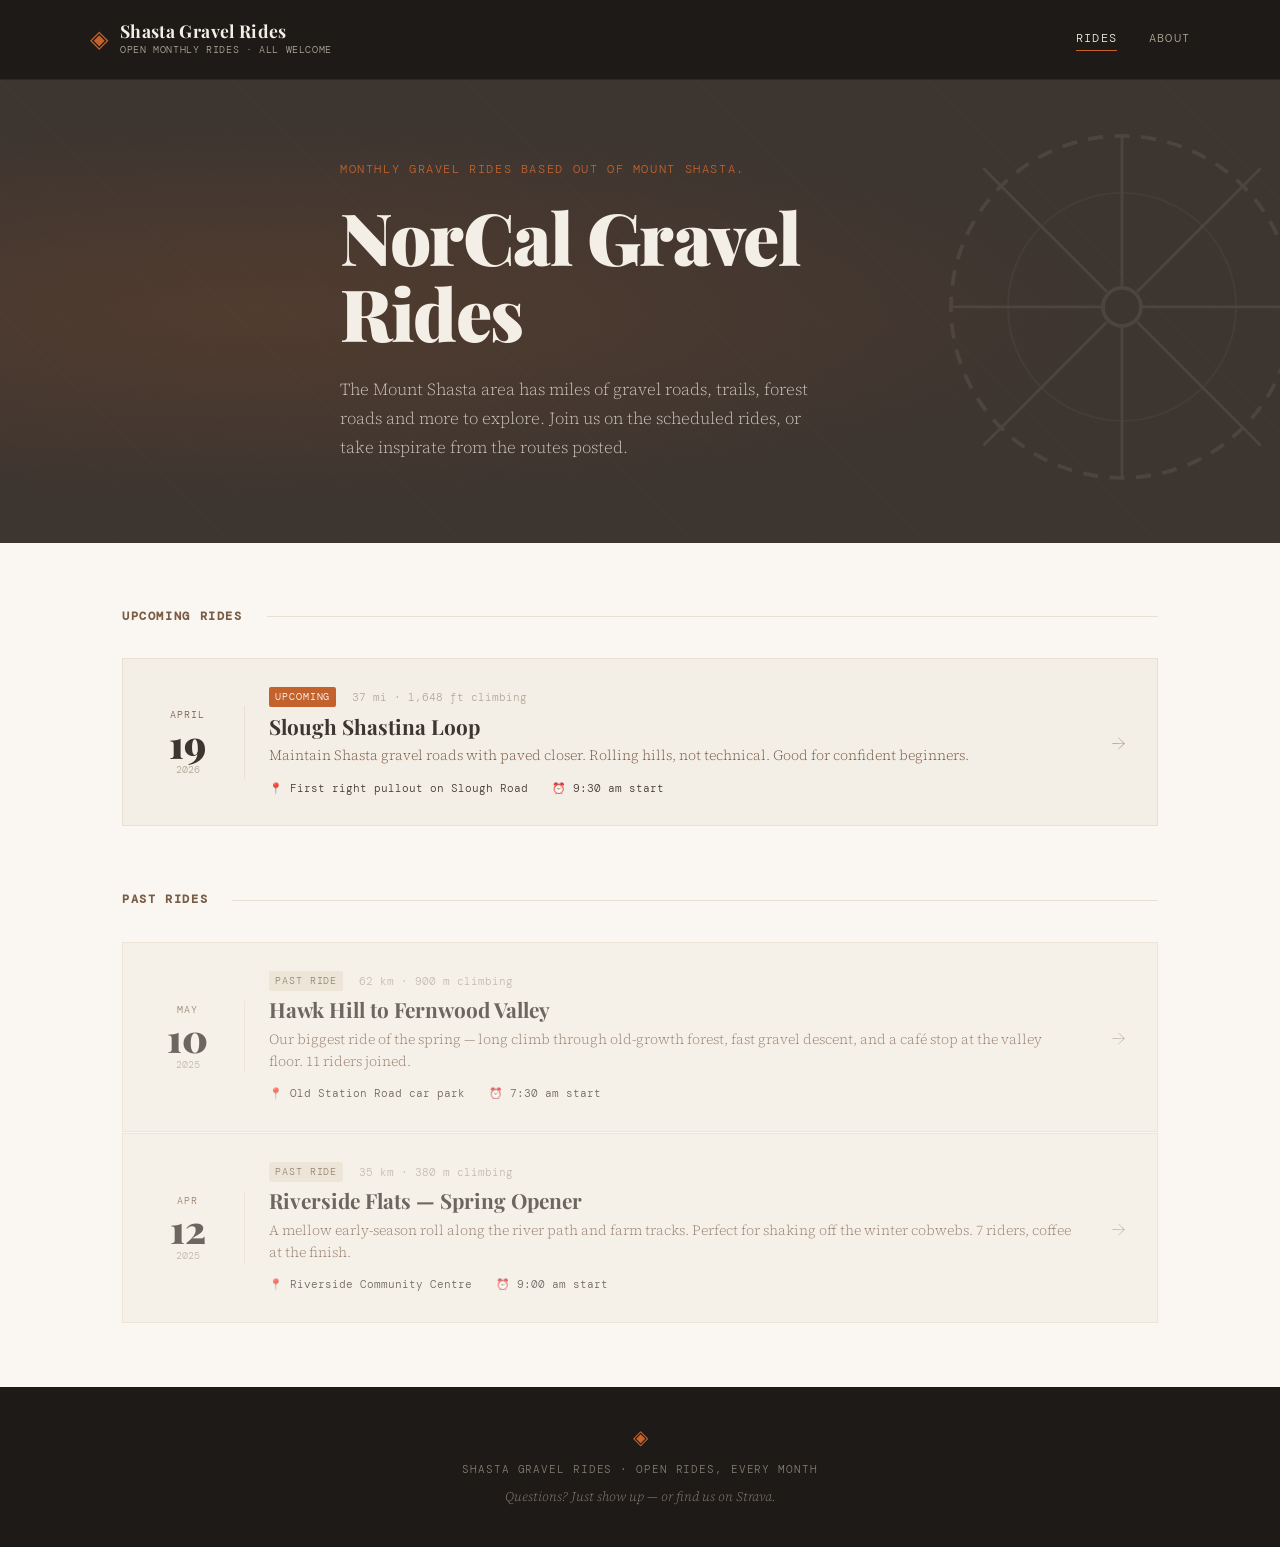
<file: index.html>
<!DOCTYPE html>
<html lang="en">
<head>
  <meta charset="UTF-8" />
  <meta name="viewport" content="width=device-width, initial-scale=1.0" />
  <title>Shasta Gravel Rides · Monthly Rides</title>
  <link rel="preconnect" href="https://fonts.googleapis.com" />
  <link rel="preconnect" href="https://fonts.gstatic.com" crossorigin />
  <link href="https://fonts.googleapis.com/css2?family=Playfair+Display:ital,wght@0,700;0,900;1,700&family=Source+Serif+4:ital,wght@0,300;0,400;1,300&family=DM+Mono:wght@400;500&display=swap" rel="stylesheet" />
  <link rel="stylesheet" href="style.css" />
</head>
<body>

  <header class="site-header">
    <div class="header-inner">
      <div class="logo-block">
        <span class="logo-mark">◈</span>
        <div>
          <div class="logo-title">Shasta Gravel Rides</div>
          <div class="logo-sub">Open monthly rides · All welcome</div>
        </div>
      </div>
      <nav class="site-nav">
        <a href="index.html" class="active">Rides</a>
        <a href="about.html">About</a>
      </nav>
    </div>
  </header>

  <main>

    <section class="hero">
      <div class="hero-texture"></div>
      <div class="hero-inner">
        <p class="hero-label">Monthly gravel rides based out of Mount Shasta.</p>
        <h1 class="hero-title">NorCal Gravel Rides</h1>
        <p class="hero-body">The Mount Shasta area has miles of gravel roads, trails, forest roads and more to explore. Join us on the scheduled rides, or take inspirate from the routes posted.</p>
      </div>
      <div class="hero-wheel">
        <svg viewBox="0 0 200 200" fill="none" xmlns="http://www.w3.org/2000/svg" aria-hidden="true">
          <circle cx="100" cy="100" r="90" stroke="currentColor" stroke-width="2" stroke-dasharray="8 6"/>
          <circle cx="100" cy="100" r="60" stroke="currentColor" stroke-width="1" opacity="0.5"/>
          <circle cx="100" cy="100" r="10" stroke="currentColor" stroke-width="2"/>
          <line x1="100" y1="10" x2="100" y2="90" stroke="currentColor" stroke-width="1.5"/>
          <line x1="100" y1="110" x2="100" y2="190" stroke="currentColor" stroke-width="1.5"/>
          <line x1="10" y1="100" x2="90" y2="100" stroke="currentColor" stroke-width="1.5"/>
          <line x1="110" y1="100" x2="190" y2="100" stroke="currentColor" stroke-width="1.5"/>
          <line x1="27" y1="27" x2="92" y2="92" stroke="currentColor" stroke-width="1.5"/>
          <line x1="108" y1="108" x2="173" y2="173" stroke="currentColor" stroke-width="1.5"/>
          <line x1="173" y1="27" x2="108" y2="92" stroke="currentColor" stroke-width="1.5"/>
          <line x1="92" y1="108" x2="27" y2="173" stroke="currentColor" stroke-width="1.5"/>
        </svg>
      </div>
    </section>

    <section class="rides-section">
      <div class="section-header">
        <h2>Upcoming Rides</h2>
        <span class="section-rule"></span>
      </div>

      <div class="rides-list">

        <!-- ============================================================
             UPCOMING RIDE CARD — copy this block to add a new ride
             Replace all placeholder text with your real details.
             Change href="ride-template.html" to the ride's own HTML file.
             ============================================================ -->
        <a class="ride-card upcoming" href="ride-june-2026.html">
          <div class="ride-date-block">
            <span class="ride-month">April</span>
            <span class="ride-day">19</span>
            <span class="ride-year">2026</span>
          </div>
          <div class="ride-info">
            <div class="ride-meta-row">
              <span class="tag tag--upcoming">Upcoming</span>
              <span class="ride-distance">37 mi · 1,648 ft climbing</span>
            </div>
            <h3 class="ride-name">Slough Shastina Loop</h3>
            <p class="ride-teaser">Maintain Shasta gravel roads with paved closer. Rolling hills, not technical. Good for confident beginners.</p>
            <div class="ride-details-row">
              <span class="detail-item">📍 First right pullout on Slough Road</span>
              <span class="detail-item">⏰ 9:30 am start</span>
            </div>
          </div>
          <div class="ride-arrow">→</div>
        </a>

      </div><!-- /rides-list upcoming -->

      <div class="section-header past-header">
        <h2>Past Rides</h2>
        <span class="section-rule"></span>
      </div>

      <div class="rides-list past-rides">

        <!-- ============================================================
             PAST RIDE CARD — same structure, just add class "past" 
             and change tag to tag--past
             ============================================================ -->
        <a class="ride-card past" href="ride-may-2025.html">
          <div class="ride-date-block">
            <span class="ride-month">May</span>
            <span class="ride-day">10</span>
            <span class="ride-year">2025</span>
          </div>
          <div class="ride-info">
            <div class="ride-meta-row">
              <span class="tag tag--past">Past ride</span>
              <span class="ride-distance">62 km · 900 m climbing</span>
            </div>
            <h3 class="ride-name">Hawk Hill to Fernwood Valley</h3>
            <p class="ride-teaser">Our biggest ride of the spring — long climb through old-growth forest, fast gravel descent, and a café stop at the valley floor. 11 riders joined.</p>
            <div class="ride-details-row">
              <span class="detail-item">📍 Old Station Road car park</span>
              <span class="detail-item">⏰ 7:30 am start</span>
            </div>
          </div>
          <div class="ride-arrow">→</div>
        </a>

        <a class="ride-card past" href="ride-april-2025.html">
          <div class="ride-date-block">
            <span class="ride-month">Apr</span>
            <span class="ride-day">12</span>
            <span class="ride-year">2025</span>
          </div>
          <div class="ride-info">
            <div class="ride-meta-row">
              <span class="tag tag--past">Past ride</span>
              <span class="ride-distance">35 km · 380 m climbing</span>
            </div>
            <h3 class="ride-name">Riverside Flats — Spring Opener</h3>
            <p class="ride-teaser">A mellow early-season roll along the river path and farm tracks. Perfect for shaking off the winter cobwebs. 7 riders, coffee at the finish.</p>
            <div class="ride-details-row">
              <span class="detail-item">📍 Riverside Community Centre</span>
              <span class="detail-item">⏰ 9:00 am start</span>
            </div>
          </div>
          <div class="ride-arrow">→</div>
        </a>

      </div><!-- /rides-list past -->

    </section>

  </main>

  <footer class="site-footer">
    <div class="footer-inner">
      <span class="logo-mark">◈</span>
      <p>Shasta Gravel Rides · Open rides, every month</p>
      <p class="footer-note">Questions? Just show up — or find us on Strava.</p>
    </div>
  </footer>

</body>
</html>
</file>
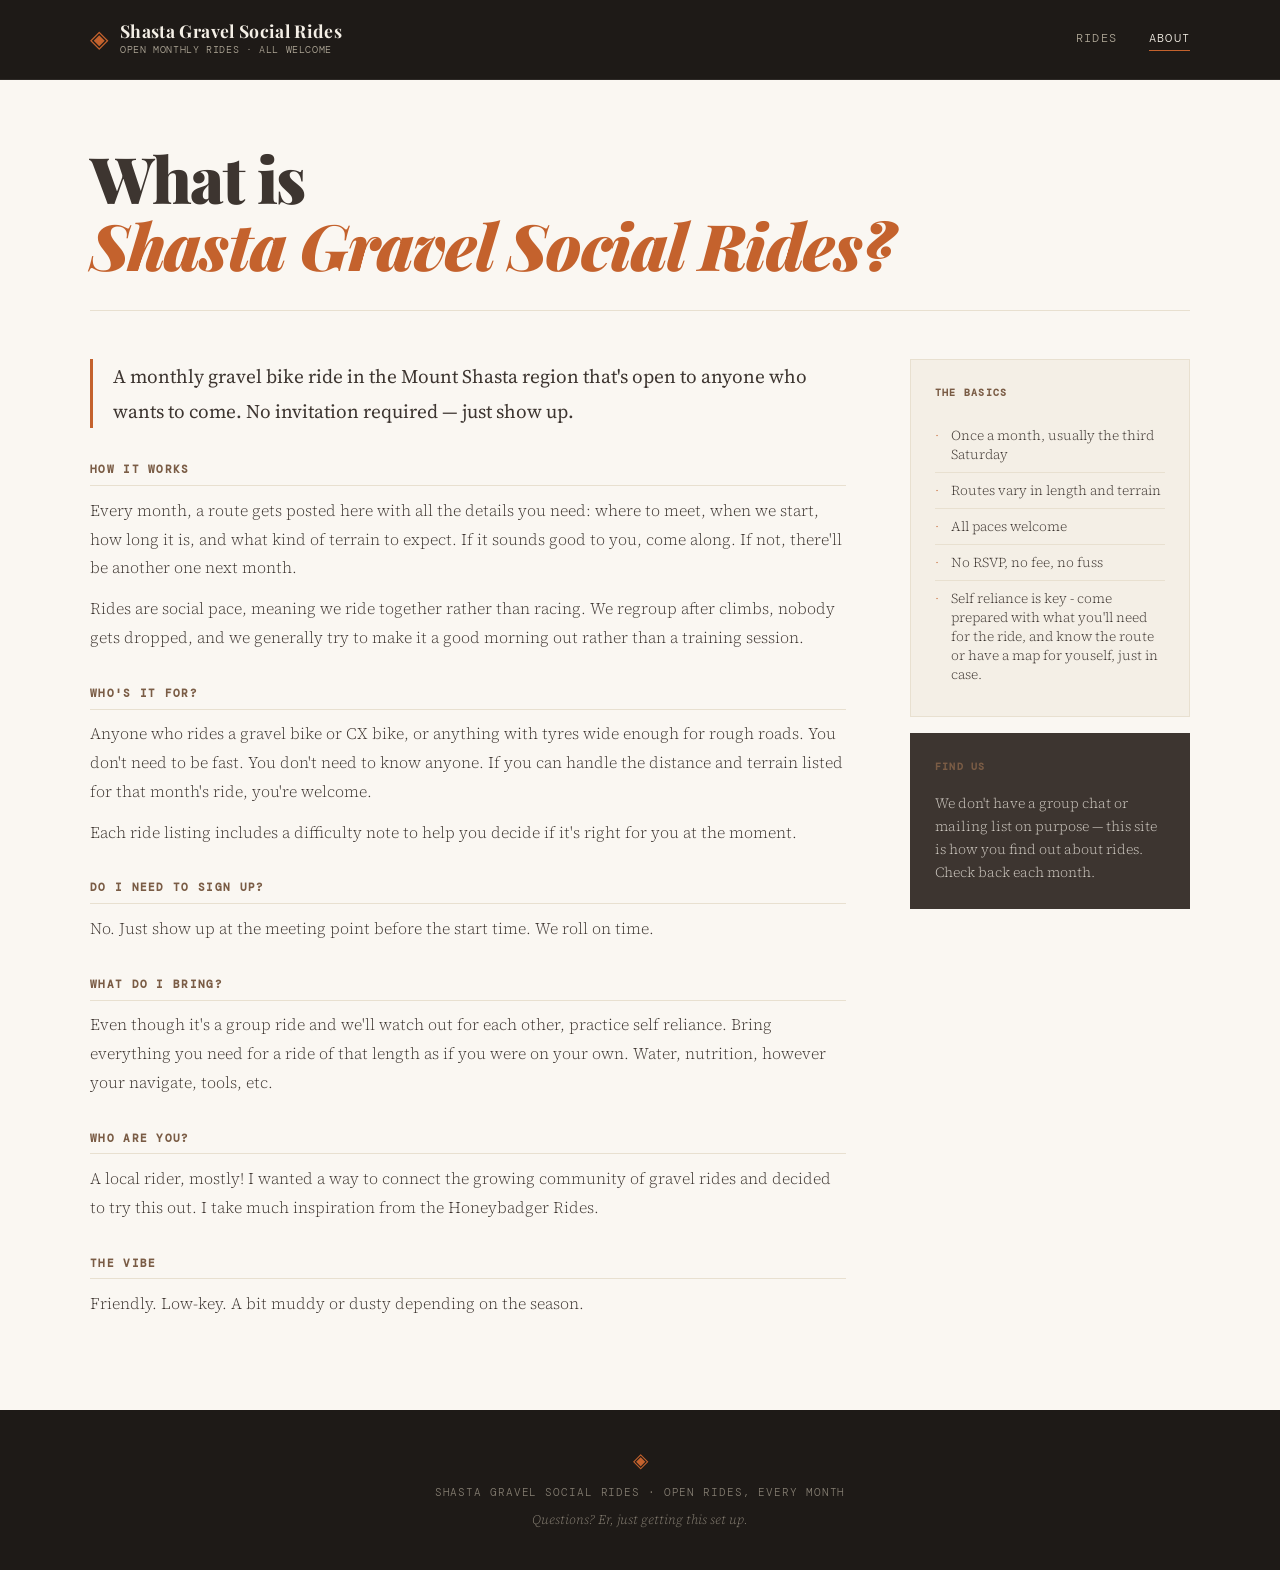
<file: about.html>
<!DOCTYPE html>
<html lang="en">
<head>
  <meta charset="UTF-8" />
  <meta name="viewport" content="width=device-width, initial-scale=1.0" />
  <title>About · Shasta Gravel Social Rides</title>
  <link rel="preconnect" href="https://fonts.googleapis.com" />
  <link rel="preconnect" href="https://fonts.gstatic.com" crossorigin />
  <link href="https://fonts.googleapis.com/css2?family=Playfair+Display:ital,wght@0,700;0,900;1,700&family=Source+Serif+4:ital,wght@0,300;0,400;1,300&family=DM+Mono:wght@400;500&display=swap" rel="stylesheet" />
  <link rel="stylesheet" href="style.css" />
</head>
<body>

  <header class="site-header">
    <div class="header-inner">
      <div class="logo-block">
        <span class="logo-mark">◈</span>
        <div>
          <div class="logo-title">Shasta Gravel Social Rides</div>
          <div class="logo-sub">Open monthly rides · All welcome</div>
        </div>
      </div>
      <nav class="site-nav">
        <a href="index.html">Rides</a>
        <a href="about.html" class="active">About</a>
      </nav>
    </div>
  </header>

  <main class="ride-page">
    <div class="ride-page-inner about-page">

      <h1 class="ride-page-title about-title">What is<br><em>Shasta Gravel Social Rides?</em></h1>

      <div class="about-body">
        <div class="about-main">
          <p class="about-lead">A monthly gravel bike ride in the Mount Shasta region that's open to anyone who wants to come. No invitation required — just show up.</p>

          <h2>How it works</h2>
          <p>Every month, a route gets posted here with all the details you need: where to meet, when we start, how long it is, and what kind of terrain to expect. If it sounds good to you, come along. If not, there'll be another one next month.</p>
          <p>Rides are social pace, meaning we ride together rather than racing. We regroup after climbs, nobody gets dropped, and we generally try to make it a good morning out rather than a training session.</p>

          <h2>Who's it for?</h2>
          <p>Anyone who rides a gravel bike or CX bike, or anything with tyres wide enough for rough roads. You don't need to be fast. You don't need to know anyone. If you can handle the distance and terrain listed for that month's ride, you're welcome.</p>
          <p>Each ride listing includes a difficulty note to help you decide if it's right for you at the moment.</p>

          <h2>Do I need to sign up?</h2>
          <p>No. Just show up at the meeting point before the start time. We roll on time.</p>

          <h2>What do I bring?</h2>
          <p>Even though it's a group ride and we'll watch out for each other, practice self reliance. Bring everything you need for a ride of that length as if you were on your own. Water, nutrition, however your navigate, tools, etc.</p>

          <h2>Who are you?</h2>
          <p>A local rider, mostly! I wanted a way to connect the growing community of gravel rides and decided to try this out. I take much inspiration from the Honeybadger Rides.</p>

          <h2>The vibe</h2>
          <p>Friendly. Low-key. A bit muddy or dusty depending on the season.</p>
        </div>

        <aside class="about-sidebar">
          <div class="sidebar-card">
            <h3>The basics</h3>
            <ul class="sidebar-list sidebar-list--plain">
              <li>Once a month, usually the third Saturday</li>
              <li>Routes vary in length and terrain</li>
              <li>All paces welcome</li>
              <li>No RSVP, no fee, no fuss</li>
              <li>Self reliance is key - come prepared with what you'll need for the ride, and know the route or have a map for youself, just in case.</li>
            </ul>
          </div>
          <div class="sidebar-card sidebar-card--note">
            <h3>Find us</h3>
            <p>We don't have a group chat or mailing list on purpose — this site is how you find out about rides. Check back each month.</p>
          </div>
        </aside>
      </div>

    </div>
  </main>

  <footer class="site-footer">
    <div class="footer-inner">
      <span class="logo-mark">◈</span>
      <p>Shasta Gravel Social Rides · Open rides, every month</p>
      <p class="footer-note">Questions? Er, just getting this set up.</p>
    </div>
  </footer>

</body>
</html>
</file>
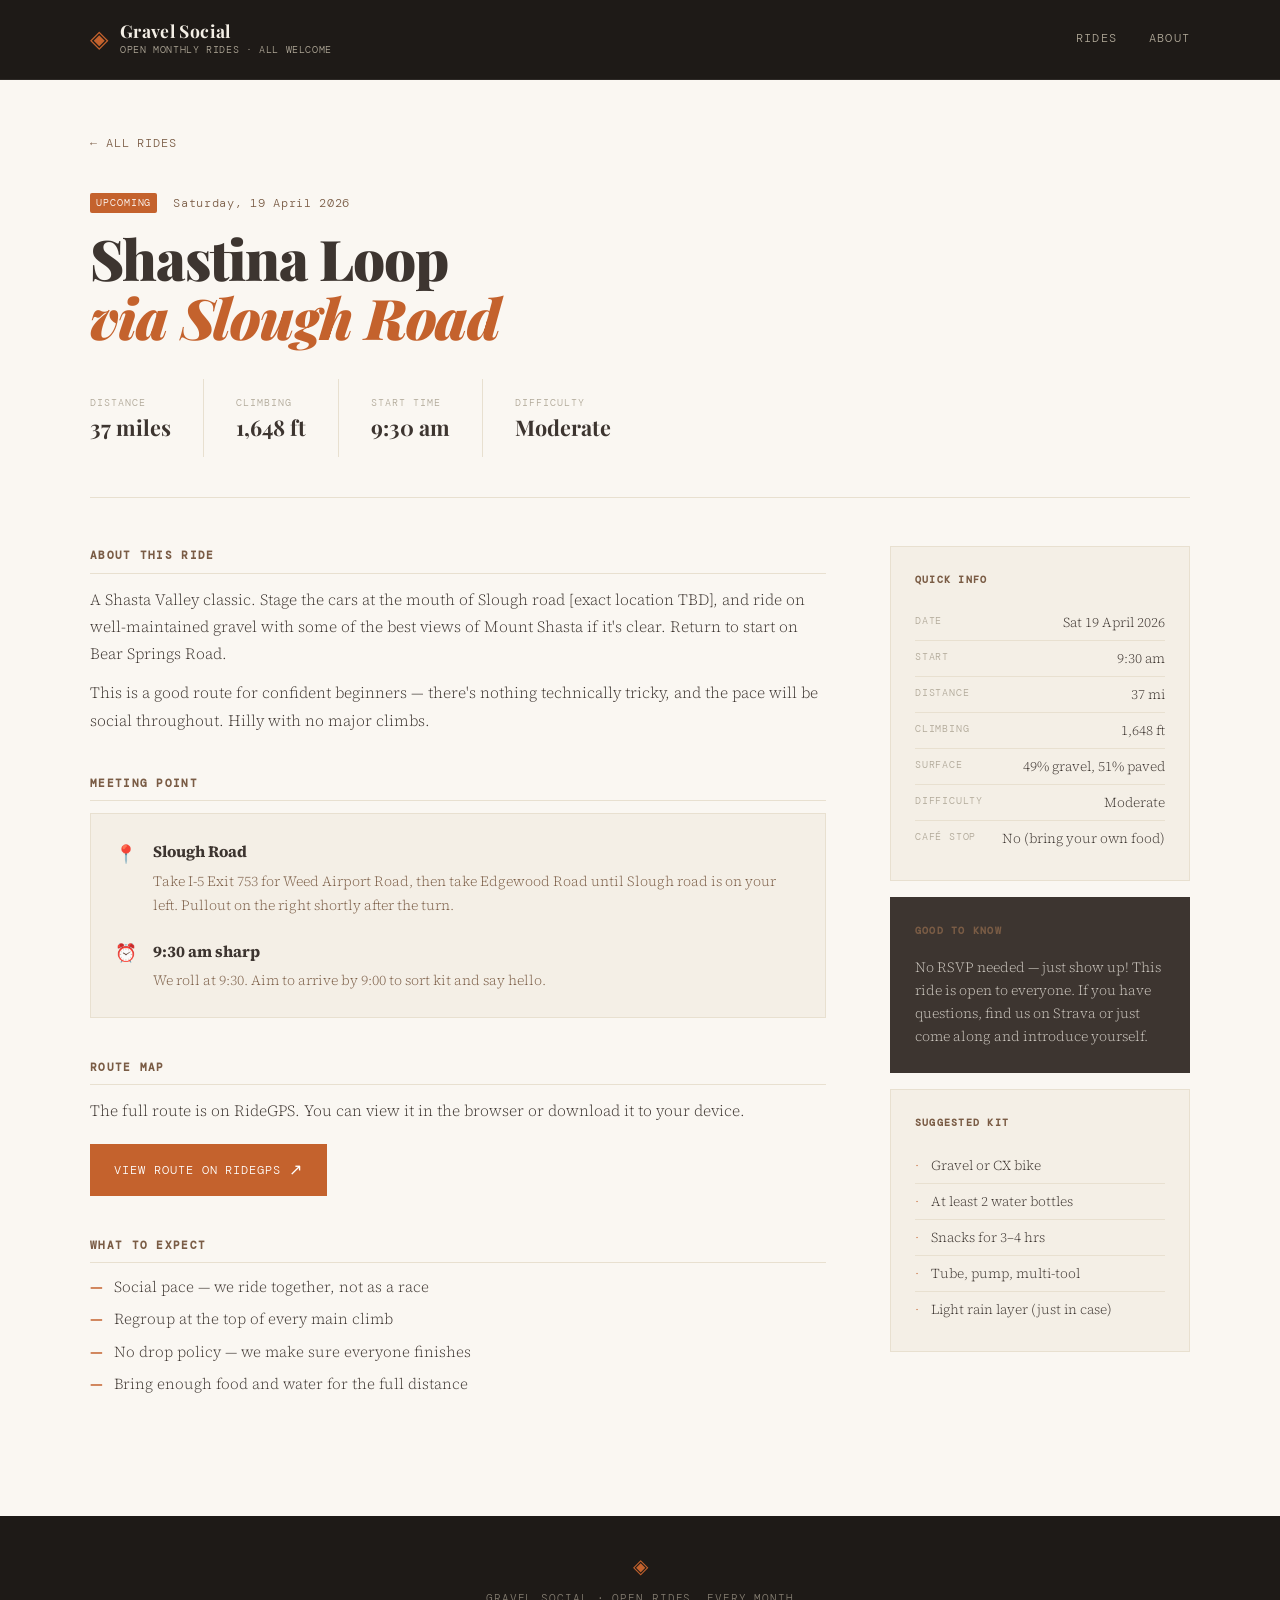
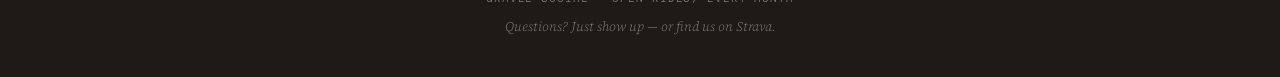
<file: ride-june-2025.html>
<!DOCTYPE html>
<html lang="en">
<head>
  <meta charset="UTF-8" />
  <meta name="viewport" content="width=device-width, initial-scale=1.0" />
  <title>June Ride · Gravel Social</title>
  <link rel="preconnect" href="https://fonts.googleapis.com" />
  <link rel="preconnect" href="https://fonts.gstatic.com" crossorigin />
  <link href="https://fonts.googleapis.com/css2?family=Playfair+Display:ital,wght@0,700;0,900;1,700&family=Source+Serif+4:ital,wght@0,300;0,400;1,300&family=DM+Mono:wght@400;500&display=swap" rel="stylesheet" />
  <link rel="stylesheet" href="style.css" />
</head>
<body>

  <header class="site-header">
    <div class="header-inner">
      <div class="logo-block">
        <span class="logo-mark">◈</span>
        <div>
          <div class="logo-title">Gravel Social</div>
          <div class="logo-sub">Open monthly rides · All welcome</div>
        </div>
      </div>
      <nav class="site-nav">
        <a href="index.html">Rides</a>
        <a href="about.html">About</a>
      </nav>
    </div>
  </header>

  <main class="ride-page">

    <div class="ride-page-inner">

      <!-- BACK LINK -->
      <a href="index.html" class="back-link">← All rides</a>

      <!-- RIDE HEADER -->
      <div class="ride-page-header">
        <div class="ride-page-date">
          <span class="tag tag--upcoming">Upcoming</span>
          <!-- Change to tag--past for past rides -->
          <span class="ride-page-datetext">Saturday, 19 April 2026</span>
        </div>
        <h1 class="ride-page-title">Shastina Loop<br><em>via Slough Road</em></h1>
        <div class="ride-page-stats">
          <div class="stat-block">
            <span class="stat-label">Distance</span>
            <span class="stat-value">37 miles</span>
          </div>
          <div class="stat-block">
            <span class="stat-label">Climbing</span>
            <span class="stat-value">1,648 ft</span>
          </div>
          <div class="stat-block">
            <span class="stat-label">Start time</span>
            <span class="stat-value">9:30 am</span>
          </div>
          <div class="stat-block">
            <span class="stat-label">Difficulty</span>
            <span class="stat-value">Moderate</span>
          </div>
        </div>
      </div>

      <!-- TWO-COLUMN LAYOUT -->
      <div class="ride-page-body">

        <div class="ride-page-main">

          <!-- ABOUT THIS RIDE -->
          <section class="ride-section">
            <h2>About this ride</h2>
            <p>A Shasta Valley classic. Stage the cars at the mouth of Slough road [exact location TBD], and ride on well-maintained gravel with some of the best views of Mount Shasta if it's clear. Return to start on Bear Springs Road.</p>
            <p>This is a good route for confident beginners — there's nothing technically tricky, and the pace will be social throughout. Hilly with no major climbs.</p>
          </section>

          <!-- MEETING POINT -->
          <section class="ride-section">
            <h2>Meeting point</h2>
            <div class="info-box">
              <div class="info-row">
                <span class="info-icon">📍</span>
                <div>
                  <strong>Slough Road</strong>
                  <p>Take I-5 Exit 753 for Weed Airport Road, then take Edgewood Road until Slough road is on your left. Pullout on the right shortly after the turn.</p>
                </div>
              </div>
              <div class="info-row">
                <span class="info-icon">⏰</span>
                <div>
                  <strong>9:30 am sharp</strong>
                  <p>We roll at 9:30. Aim to arrive by 9:00 to sort kit and say hello.</p>
                </div>
              </div>
            </div>
          </section>

          <!-- ROUTE MAP -->
          <section class="ride-section">
            <h2>Route map</h2>
            <p>The full route is on RideGPS. You can view it in the browser or download it to your device.</p>
            <!-- Replace the href with your actual route link -->
            <a class="map-link" href="https://ridewithgps.com/routes/54273366" target="_blank" rel="noopener">
              <span>View route on RideGPS</span>
              <span class="map-link-arrow">↗</span>
            </a>
            <!-- You can also add a Strava or RideWithGPS link -->
            <!-- <a class="map-link" href="YOUR_STRAVA_LINK" target="_blank" rel="noopener">
              <span>View on Strava</span>
              <span class="map-link-arrow">↗</span>
            </a> -->
          </section>

          <!-- WHAT TO EXPECT -->
          <section class="ride-section">
            <h2>What to expect</h2>
            <ul class="ride-list">
              <li>Social pace — we ride together, not as a race</li>
              <li>Regroup at the top of every main climb</li>
              <li>No drop policy — we make sure everyone finishes</li>
              <li>Bring enough food and water for the full distance</li>
            </ul>
          </section>

          <!-- PHOTOS (for past rides — delete this section for upcoming rides) -->
          <!--
          <section class="ride-section">
            <h2>Photos</h2>
            <div class="photo-grid">
              <img src="photos/IMG_5962.jpg" alt="Riding on East Louie Road" />
              <img src="photos/IMG_4975.jpeg" alt="Riding on Slough Road" />
            </div>
          </section>
          -->

        </div><!-- /ride-page-main -->

        <!-- SIDEBAR -->
        <aside class="ride-page-sidebar">
          <div class="sidebar-card">
            <h3>Quick info</h3>
            <ul class="sidebar-list">
              <li>
                <span class="sidebar-label">Date</span>
                <span>Sat 19 April 2026</span>
              </li>
              <li>
                <span class="sidebar-label">Start</span>
                <span>9:30 am</span>
              </li>
              <li>
                <span class="sidebar-label">Distance</span>
                <span>37 mi</span>
              </li>
              <li>
                <span class="sidebar-label">Climbing</span>
                <span>1,648 ft</span>
              </li>
              <li>
                <span class="sidebar-label">Surface</span>
                <span>49% gravel, 51% paved</span>
              </li>
              <li>
                <span class="sidebar-label">Difficulty</span>
                <span>Moderate</span>
              </li>
              <li>
                <span class="sidebar-label">Café stop</span>
                <span>No (bring your own food)</span>
              </li>
            </ul>
          </div>

          <div class="sidebar-card sidebar-card--note">
            <h3>Good to know</h3>
            <p>No RSVP needed — just show up! This ride is open to everyone. If you have questions, find us on Strava or just come along and introduce yourself.</p>
          </div>

          <div class="sidebar-card">
            <h3>Suggested kit</h3>
            <ul class="sidebar-list sidebar-list--plain">
              <li>Gravel or CX bike</li>
              <li>At least 2 water bottles</li>
              <li>Snacks for 3–4 hrs</li>
              <li>Tube, pump, multi-tool</li>
              <li>Light rain layer (just in case)</li>
            </ul>
          </div>
        </aside>

      </div><!-- /ride-page-body -->

    </div><!-- /ride-page-inner -->

  </main>

  <footer class="site-footer">
    <div class="footer-inner">
      <span class="logo-mark">◈</span>
      <p>Gravel Social · Open rides, every month</p>
      <p class="footer-note">Questions? Just show up — or find us on Strava.</p>
    </div>
  </footer>

</body>
</html>
</file>
<file: style.css>
/* ============================================================
   SHASTA GRAVEL RIDES — Stylesheet
   Earthy outdoor editorial aesthetic
   ============================================================ */

:root {
  --clay:    #c4622d;
  --stone:   #3d3530;
  --parchment: #f4efe6;
  --cream:   #faf7f2;
  --bark:    #7a5c45;
  --moss:    #5a6646;
  --dust:    #e8e0d0;
  --pale:    #b0a898;
  --ink:     #1e1a17;

  --font-display: 'Playfair Display', Georgia, serif;
  --font-body:    'Source Serif 4', Georgia, serif;
  --font-mono:    'DM Mono', monospace;
}

*, *::before, *::after { box-sizing: border-box; margin: 0; padding: 0; }

html { font-size: 16px; scroll-behavior: smooth; }

body {
  background-color: var(--cream);
  color: var(--stone);
  font-family: var(--font-body);
  font-weight: 300;
  line-height: 1.7;
  min-height: 100vh;
  display: flex;
  flex-direction: column;
}

main { flex: 1; }

img { max-width: 100%; display: block; }

a { color: inherit; text-decoration: none; }

/* ============================================================
   HEADER
   ============================================================ */

.site-header {
  background: var(--ink);
  color: var(--parchment);
  padding: 1.25rem 2rem;
  position: sticky;
  top: 0;
  z-index: 100;
  border-bottom: 1px solid rgba(255,255,255,0.07);
}

.header-inner {
  max-width: 1100px;
  margin: 0 auto;
  display: flex;
  align-items: center;
  justify-content: space-between;
  gap: 1rem;
}

.logo-block {
  display: flex;
  align-items: center;
  gap: 0.75rem;
}

.logo-mark {
  font-size: 1.5rem;
  color: var(--clay);
  line-height: 1;
}

.logo-title {
  font-family: var(--font-display);
  font-weight: 700;
  font-size: 1.1rem;
  letter-spacing: 0.02em;
  line-height: 1.2;
}

.logo-sub {
  font-family: var(--font-mono);
  font-size: 0.65rem;
  color: var(--pale);
  letter-spacing: 0.06em;
  text-transform: uppercase;
}

.site-nav {
  display: flex;
  gap: 2rem;
}

.site-nav a {
  font-family: var(--font-mono);
  font-size: 0.75rem;
  letter-spacing: 0.1em;
  text-transform: uppercase;
  color: var(--pale);
  transition: color 0.2s;
  padding-bottom: 2px;
  border-bottom: 1px solid transparent;
}

.site-nav a:hover,
.site-nav a.active {
  color: var(--parchment);
  border-bottom-color: var(--clay);
}

/* ============================================================
   HERO
   ============================================================ */

.hero {
  position: relative;
  background: var(--stone);
  color: var(--parchment);
  padding: 5rem 2rem 5rem;
  overflow: hidden;
}

.hero-texture {
  position: absolute;
  inset: 0;
  background-image:
    radial-gradient(ellipse at 20% 50%, rgba(196,98,45,0.15) 0%, transparent 60%),
    repeating-linear-gradient(
      45deg,
      transparent,
      transparent 40px,
      rgba(255,255,255,0.015) 40px,
      rgba(255,255,255,0.015) 41px
    );
  pointer-events: none;
}

.hero-inner {
  max-width: 1100px;
  margin: 0 auto;
  position: relative;
  z-index: 1;
  max-width: 600px;
}

.hero-label {
  font-family: var(--font-mono);
  font-size: 0.72rem;
  letter-spacing: 0.14em;
  text-transform: uppercase;
  color: var(--clay);
  margin-bottom: 1.25rem;
}

.hero-title {
  font-family: var(--font-display);
  font-size: clamp(2.8rem, 6vw, 4.5rem);
  font-weight: 900;
  line-height: 1.05;
  letter-spacing: -0.02em;
  margin-bottom: 1.5rem;
  color: var(--parchment);
}

.hero-title em {
  font-style: italic;
  color: var(--clay);
}

.hero-body {
  font-size: 1.05rem;
  color: rgba(244,239,230,0.75);
  max-width: 480px;
  line-height: 1.75;
}

.hero-wheel {
  position: absolute;
  right: -2rem;
  top: 50%;
  transform: translateY(-50%);
  width: min(380px, 45vw);
  opacity: 0.08;
  color: var(--parchment);
  animation: spin 60s linear infinite;
}

@keyframes spin {
  from { transform: translateY(-50%) rotate(0deg); }
  to   { transform: translateY(-50%) rotate(360deg); }
}

/* ============================================================
   RIDES SECTION
   ============================================================ */

.rides-section {
  max-width: 1100px;
  margin: 0 auto;
  padding: 4rem 2rem;
}

.section-header {
  display: flex;
  align-items: center;
  gap: 1.5rem;
  margin-bottom: 2rem;
}

.section-header h2 {
  font-family: var(--font-mono);
  font-size: 0.72rem;
  letter-spacing: 0.14em;
  text-transform: uppercase;
  color: var(--bark);
  white-space: nowrap;
}

.section-rule {
  flex: 1;
  height: 1px;
  background: var(--dust);
}

.past-header {
  margin-top: 4rem;
}

/* ============================================================
   RIDE CARDS
   ============================================================ */

.rides-list {
  display: flex;
  flex-direction: column;
  gap: 1px;
}

.ride-card {
  display: grid;
  grid-template-columns: 90px 1fr auto;
  gap: 1.5rem;
  align-items: center;
  padding: 1.75rem 2rem;
  background: var(--parchment);
  border: 1px solid var(--dust);
  transition: all 0.2s ease;
  text-decoration: none;
  color: var(--stone);
  position: relative;
}

.ride-card::before {
  content: '';
  position: absolute;
  left: 0;
  top: 0;
  bottom: 0;
  width: 3px;
  background: var(--clay);
  opacity: 0;
  transition: opacity 0.2s;
}

.ride-card:hover {
  background: white;
  transform: translateX(4px);
  box-shadow: -4px 0 0 var(--clay), 0 4px 20px rgba(0,0,0,0.08);
}

.ride-card:hover::before { opacity: 1; }

.ride-card.past {
  opacity: 0.75;
}

.ride-card.past:hover {
  opacity: 1;
}

/* Date block */
.ride-date-block {
  display: flex;
  flex-direction: column;
  align-items: center;
  text-align: center;
  border-right: 1px solid var(--dust);
  padding-right: 1.5rem;
}

.ride-month {
  font-family: var(--font-mono);
  font-size: 0.65rem;
  letter-spacing: 0.1em;
  text-transform: uppercase;
  color: var(--bark);
}

.ride-day {
  font-family: var(--font-display);
  font-size: 2.4rem;
  font-weight: 900;
  line-height: 1;
  color: var(--stone);
}

.ride-year {
  font-family: var(--font-mono);
  font-size: 0.6rem;
  color: var(--pale);
}

/* Ride info */
.ride-info { flex: 1; }

.ride-meta-row {
  display: flex;
  align-items: center;
  gap: 1rem;
  margin-bottom: 0.4rem;
}

.tag {
  font-family: var(--font-mono);
  font-size: 0.6rem;
  letter-spacing: 0.1em;
  text-transform: uppercase;
  padding: 0.2em 0.6em;
  border-radius: 2px;
}

.tag--upcoming {
  background: var(--clay);
  color: white;
}

.tag--past {
  background: var(--dust);
  color: var(--bark);
}

.ride-distance {
  font-family: var(--font-mono);
  font-size: 0.68rem;
  color: var(--pale);
}

.ride-name {
  font-family: var(--font-display);
  font-size: 1.3rem;
  font-weight: 700;
  line-height: 1.2;
  margin-bottom: 0.4rem;
}

.ride-teaser {
  font-size: 0.88rem;
  color: var(--bark);
  margin-bottom: 0.75rem;
  line-height: 1.55;
}

.ride-details-row {
  display: flex;
  gap: 1.5rem;
  flex-wrap: wrap;
}

.detail-item {
  font-family: var(--font-mono);
  font-size: 0.68rem;
  color: var(--stone);
}

.ride-arrow {
  font-size: 1.25rem;
  color: var(--pale);
  transition: all 0.2s;
  padding-left: 1rem;
}

.ride-card:hover .ride-arrow {
  color: var(--clay);
  transform: translateX(4px);
}

/* ============================================================
   RIDE DETAIL PAGE
   ============================================================ */

.ride-page {
  padding: 3rem 2rem 5rem;
}

.ride-page-inner {
  max-width: 1100px;
  margin: 0 auto;
}

.back-link {
  font-family: var(--font-mono);
  font-size: 0.72rem;
  letter-spacing: 0.08em;
  text-transform: uppercase;
  color: var(--bark);
  display: inline-block;
  margin-bottom: 2.5rem;
  transition: color 0.2s;
}

.back-link:hover { color: var(--clay); }

.ride-page-header {
  margin-bottom: 3rem;
  padding-bottom: 2.5rem;
  border-bottom: 1px solid var(--dust);
}

.ride-page-date {
  display: flex;
  align-items: center;
  gap: 1rem;
  margin-bottom: 1rem;
}

.ride-page-datetext {
  font-family: var(--font-mono);
  font-size: 0.72rem;
  color: var(--bark);
  letter-spacing: 0.06em;
}

.ride-page-title {
  font-family: var(--font-display);
  font-size: clamp(2.2rem, 4.5vw, 3.5rem);
  font-weight: 900;
  line-height: 1.05;
  letter-spacing: -0.02em;
  margin-bottom: 2rem;
}

.ride-page-title em {
  font-style: italic;
  color: var(--clay);
}

.ride-page-stats {
  display: flex;
  gap: 0;
  flex-wrap: wrap;
}

.stat-block {
  display: flex;
  flex-direction: column;
  padding: 1rem 2rem 1rem 0;
  margin-right: 2rem;
  border-right: 1px solid var(--dust);
}

.stat-block:last-child {
  border-right: none;
}

.stat-label {
  font-family: var(--font-mono);
  font-size: 0.62rem;
  letter-spacing: 0.1em;
  text-transform: uppercase;
  color: var(--pale);
  margin-bottom: 0.2rem;
}

.stat-value {
  font-family: var(--font-display);
  font-size: 1.35rem;
  font-weight: 700;
  color: var(--stone);
  line-height: 1.2;
}

/* Body layout */
.ride-page-body {
  display: grid;
  grid-template-columns: 1fr 300px;
  gap: 4rem;
  align-items: start;
}

.ride-page-main { min-width: 0; }

.ride-section {
  margin-bottom: 2.5rem;
}

.ride-section h2 {
  font-family: var(--font-mono);
  font-size: 0.68rem;
  letter-spacing: 0.12em;
  text-transform: uppercase;
  color: var(--bark);
  margin-bottom: 0.75rem;
  padding-bottom: 0.5rem;
  border-bottom: 1px solid var(--dust);
}

.ride-section p {
  font-size: 0.975rem;
  line-height: 1.75;
  margin-bottom: 0.75rem;
}

.info-box {
  background: var(--parchment);
  border: 1px solid var(--dust);
  padding: 1.5rem;
  display: flex;
  flex-direction: column;
  gap: 1.25rem;
}

.info-row {
  display: flex;
  gap: 1rem;
  align-items: flex-start;
}

.info-icon { font-size: 1.1rem; margin-top: 0.1rem; }

.info-row strong { display: block; margin-bottom: 0.2rem; }

.info-row p {
  font-size: 0.875rem;
  color: var(--bark);
  margin: 0;
}

.map-link {
  display: inline-flex;
  align-items: center;
  gap: 0.5rem;
  background: var(--clay);
  color: white;
  padding: 0.75rem 1.5rem;
  font-family: var(--font-mono);
  font-size: 0.75rem;
  letter-spacing: 0.08em;
  text-transform: uppercase;
  margin-top: 0.5rem;
  margin-right: 0.75rem;
  transition: background 0.2s;
}

.map-link:hover { background: var(--stone); }

.map-link-arrow { font-size: 1rem; }

.ride-list {
  list-style: none;
  display: flex;
  flex-direction: column;
  gap: 0.5rem;
}

.ride-list li {
  font-size: 0.95rem;
  padding-left: 1.5rem;
  position: relative;
  line-height: 1.6;
}

.ride-list li::before {
  content: '—';
  position: absolute;
  left: 0;
  color: var(--clay);
  font-weight: bold;
}

/* Photo grid */
.photo-grid {
  display: grid;
  grid-template-columns: repeat(2, 1fr);
  gap: 0.75rem;
}

.photo-grid img {
  width: 100%;
  aspect-ratio: 4/3;
  object-fit: cover;
  display: block;
}

/* Sidebar */
.ride-page-sidebar {
  display: flex;
  flex-direction: column;
  gap: 1rem;
  position: sticky;
  top: 80px;
}

.sidebar-card {
  background: var(--parchment);
  border: 1px solid var(--dust);
  padding: 1.5rem;
}

.sidebar-card--note {
  background: var(--stone);
  color: var(--parchment);
  border-color: var(--stone);
}

.sidebar-card--note h3 { color: var(--clay); }
.sidebar-card--note p  { color: rgba(244,239,230,0.8); }

.sidebar-card h3 {
  font-family: var(--font-mono);
  font-size: 0.65rem;
  letter-spacing: 0.12em;
  text-transform: uppercase;
  color: var(--bark);
  margin-bottom: 1rem;
}

.sidebar-card p {
  font-size: 0.875rem;
  line-height: 1.65;
}

.sidebar-list {
  list-style: none;
  display: flex;
  flex-direction: column;
}

.sidebar-list li {
  display: flex;
  justify-content: space-between;
  gap: 1rem;
  font-size: 0.85rem;
  padding: 0.5rem 0;
  border-bottom: 1px solid var(--dust);
  line-height: 1.4;
}

.sidebar-list li:last-child { border-bottom: none; }

.sidebar-label {
  font-family: var(--font-mono);
  font-size: 0.62rem;
  letter-spacing: 0.08em;
  text-transform: uppercase;
  color: var(--pale);
  white-space: nowrap;
  margin-top: 0.1rem;
}

.sidebar-list--plain li {
  display: block;
  padding-left: 1rem;
  position: relative;
}

.sidebar-list--plain li::before {
  content: '·';
  position: absolute;
  left: 0;
  color: var(--clay);
}

/* ============================================================
   ABOUT PAGE
   ============================================================ */

.about-page { padding-top: 1rem; }

.about-title {
  font-family: var(--font-display);
  font-size: clamp(2.5rem, 5vw, 4rem);
  font-weight: 900;
  line-height: 1.05;
  margin-bottom: 3rem;
  padding-bottom: 2rem;
  border-bottom: 1px solid var(--dust);
}

.about-body {
  display: grid;
  grid-template-columns: 1fr 280px;
  gap: 4rem;
  align-items: start;
}

.about-main h2 {
  font-family: var(--font-mono);
  font-size: 0.68rem;
  letter-spacing: 0.12em;
  text-transform: uppercase;
  color: var(--bark);
  margin: 2rem 0 0.6rem;
  padding-bottom: 0.4rem;
  border-bottom: 1px solid var(--dust);
}

.about-main h2:first-of-type { margin-top: 0; }

.about-main p {
  font-size: 1rem;
  line-height: 1.8;
  margin-bottom: 0.75rem;
}

.about-lead {
  font-size: 1.2rem !important;
  font-weight: 400;
  color: var(--stone);
  border-left: 3px solid var(--clay);
  padding-left: 1.25rem;
  margin-bottom: 2rem !important;
}

.about-sidebar {
  display: flex;
  flex-direction: column;
  gap: 1rem;
  position: sticky;
  top: 80px;
}

/* ============================================================
   FOOTER
   ============================================================ */

.site-footer {
  background: var(--ink);
  color: var(--pale);
  padding: 2.5rem 2rem;
  margin-top: auto;
}

.footer-inner {
  max-width: 1100px;
  margin: 0 auto;
  display: flex;
  flex-direction: column;
  align-items: center;
  gap: 0.4rem;
  text-align: center;
}

.footer-inner .logo-mark {
  font-size: 1.25rem;
  margin-bottom: 0.4rem;
}

.footer-inner p {
  font-family: var(--font-mono);
  font-size: 0.7rem;
  letter-spacing: 0.08em;
  text-transform: uppercase;
  color: rgba(176,168,152,0.7);
}

.footer-note {
  font-style: italic;
  text-transform: none !important;
  letter-spacing: 0 !important;
  font-family: var(--font-body) !important;
  font-size: 0.82rem !important;
}

/* ============================================================
   RESPONSIVE
   ============================================================ */

@media (max-width: 800px) {
  .ride-page-body,
  .about-body {
    grid-template-columns: 1fr;
  }

  .ride-page-sidebar,
  .about-sidebar {
    position: static;
  }

  .ride-card {
    grid-template-columns: 70px 1fr auto;
    padding: 1.25rem;
    gap: 1rem;
  }

  .ride-page-stats {
    gap: 0;
  }

  .stat-block {
    padding: 0.75rem 1rem 0.75rem 0;
    margin-right: 1rem;
  }

  .hero-wheel { display: none; }

  .hero { padding: 3.5rem 1.5rem; }
}

@media (max-width: 500px) {
  .site-header { padding: 1rem; }
  .rides-section { padding: 2.5rem 1rem; }
  .ride-page { padding: 2rem 1rem 4rem; }

  .ride-card {
    grid-template-columns: 60px 1fr;
  }
  .ride-arrow { display: none; }

  .ride-details-row { flex-direction: column; gap: 0.3rem; }

  .photo-grid { grid-template-columns: 1fr; }
}
</file>
